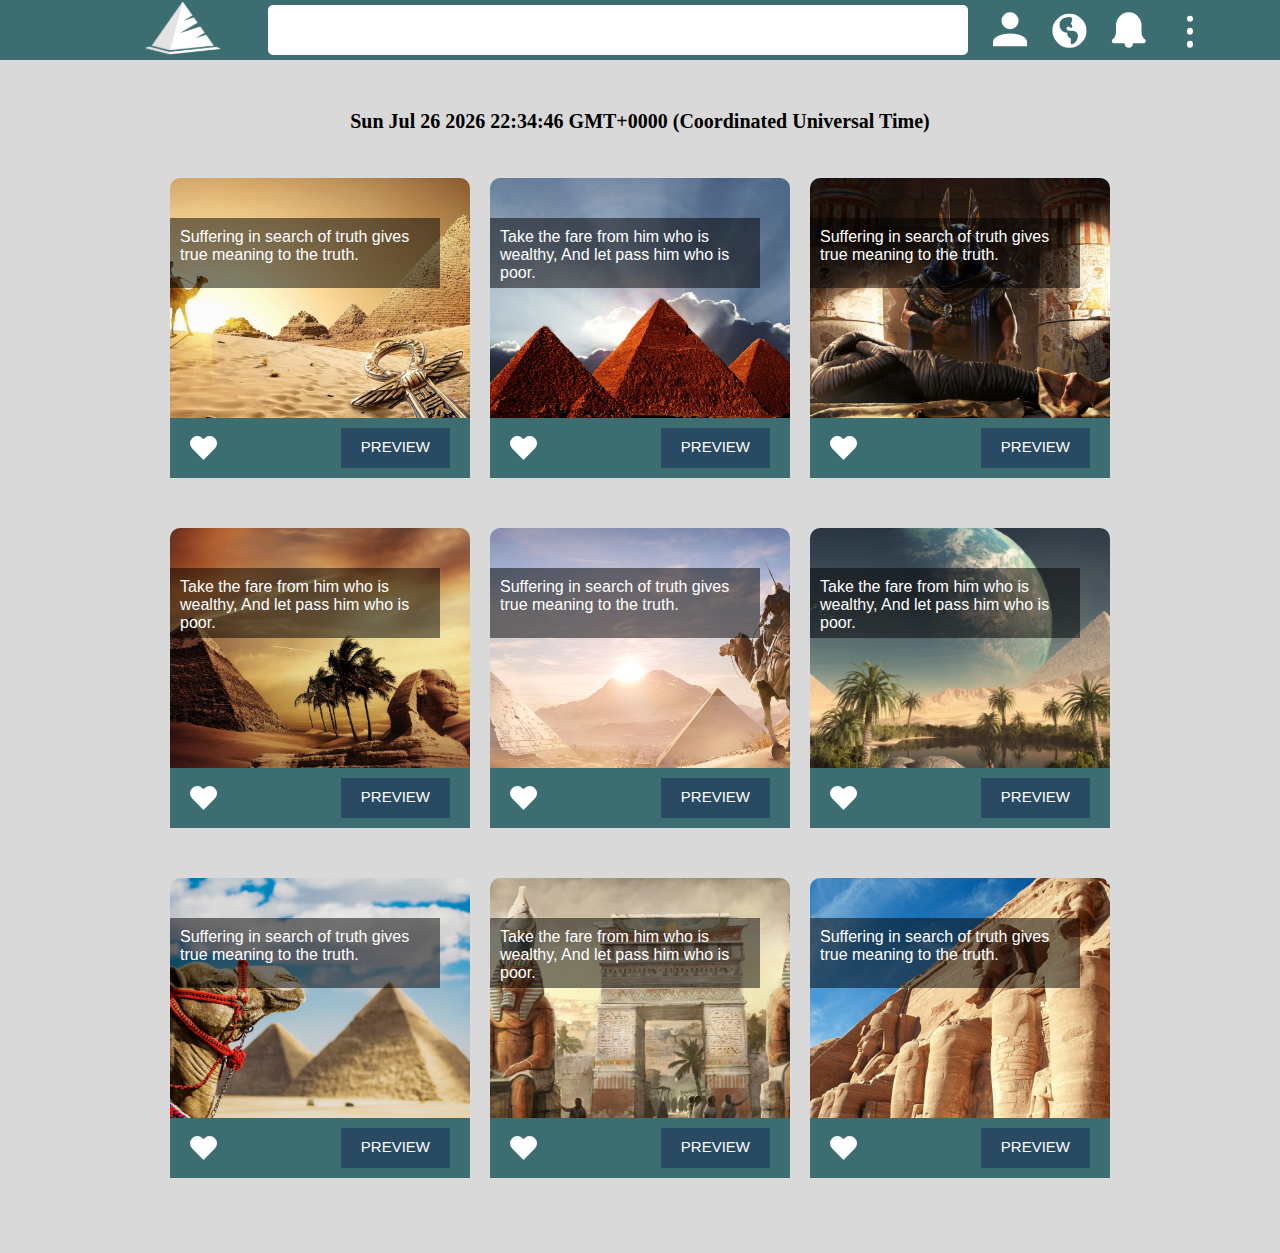
<file: index.html>
<html lang="en">

<head>
    <meta charset="UTF-8">
    <meta http-equiv="X-UA-Compatible" content="IE=edge">
    <meta name="viewport" content="width=device-width, initial-scale=1.0">
    <link rel="stylesheet" href="style.css">
    <title>Document</title>
</head>

<body style="margin: 0; background-color: #D9D9D9">
    <nav style="background-color: #3C6E71;">
        <div class="nav-container">
            <div>
                <ul class="list">
                    <li style="padding: 5px"><img style="margin-left: -100px;" width="150" height="150" src="logo.svg"></li>
                    <li style="padding: 5px"><input style="border-radius: 5px; border-style: none; width: 700px; height: 50px;"></li>
                </ul>
            </div>
            <div style="justify-content: flex-end;">
                <img width="200" height="200" src="icons.svg " style="padding: 20px;">
            </div>
        </div>
    </nav>

    <div class="container">
        <p id="date" style="text-align: center;font-size: 20px;font-weight: bolder;"></p>
        <div class="gallery">
            <div class="image">
                <a href=""><img src="1.jpg" alt=""></a>
                <div class="desc">
                    <p>
                        Suffering in search of truth gives true meaning to the truth.
                    </p>
                </div>
                <div class="preview">
                    <div class="heart">
                        <img src="\Heart.svg" alt="">
                    </div>
                    <div class="button"><a href="1.html">PREVIEW</a></div>
                </div>
            </div>
            <div class="image">
                <a href=""><img src="2.jpg" alt=""></a>
                <div class="desc">
                    <p>
                        Take the fare from him who is wealthy, And let pass him who is poor.
                    </p>
                </div>
                <div class="preview">
                    <div class="heart">
                        <img src="\Heart.svg" alt="">
                    </div>
                    <div class="button"><a href="2.html">PREVIEW</a></div>
                </div>
            </div>
            <div class="image">
                <a href=""><img src="3.jpg" alt=""></a>
                <div class="desc">
                    <p>
                        Suffering in search of truth gives true meaning to the truth.
                    </p>
                </div>
                <div class="preview">
                    <div class="heart">
                        <img src="\Heart.svg" alt="">
                    </div>
                    <div class="button"><a href="3.html">PREVIEW</a></div>
                </div>
            </div>
            <div class="image">
                <a href=""><img src="4.jpg" alt=""></a>
                <div class="desc">
                    <p>
                        Take the fare from him who is wealthy, And let pass him who is poor.
                    </p>
                </div>
                <div class="preview">
                    <div class="heart">
                        <img src="\Heart.svg" alt="">
                    </div>
                    <div class="button"><a href="1.html">PREVIEW</a></div>
                </div>
            </div>
            <div class="image">
                <a href=""><img src="5.jpg" alt=""></a>
                <div class="desc">
                    <p>
                        Suffering in search of truth gives true meaning to the truth.
                    </p>
                </div>
                <div class="preview">
                    <div class="heart">
                        <img src="\Heart.svg" alt="">
                    </div>
                    <div class="button"><a href="1.html">PREVIEW</a></div>
                </div>
            </div>
            <div class="image">
                <a href=""><img src="6.jpg" alt=""></a>
                <div class="desc">
                    <p>
                        Take the fare from him who is wealthy, And let pass him who is poor.
                    </p>
                </div>
                <div class="preview">
                    <div class="heart">
                        <img src="\Heart.svg" alt="">
                    </div>
                    <div class="button"><a href="1.html">PREVIEW</a></div>
                </div>
            </div>
            <div class="image">
                <a href=""><img src="7.jpg" alt=""></a>
                <div class="desc">
                    <p>
                        Suffering in search of truth gives true meaning to the truth.
                    </p>
                </div>
                <div class="preview">
                    <div class="heart">
                        <img src="\Heart.svg" alt="">
                    </div>
                    <div class="button"><a href="1.html">PREVIEW</a></div>
                </div>
            </div>
            <div class="image">
                <a href=""><img src="8.jpg" alt=""></a>
                <div class="desc">
                    <p>
                        Take the fare from him who is wealthy, And let pass him who is poor.
                    </p>
                </div>
                <div class="preview">
                    <div class="heart">
                        <img src="\Heart.svg" alt="">
                    </div>
                    <div class="button"><a href="1.html">PREVIEW</a></div>
                </div>
            </div>
            <div class="image">
                <a href=""><img src="9.jpg" alt=""></a>
                <div class="desc">
                    <p>
                        Suffering in search of truth gives true meaning to the truth.
                    </p>
                </div>
                <div class="preview">
                    <div class="heart">
                        <img src="\Heart.svg" alt="">
                    </div>
                    <div class="button"><a href="1.html">PREVIEW</a></div>
                </div>
            </div>
        </div>


    </div>
    <script src="main.js">
    </script>
</body>

</html>
</file>
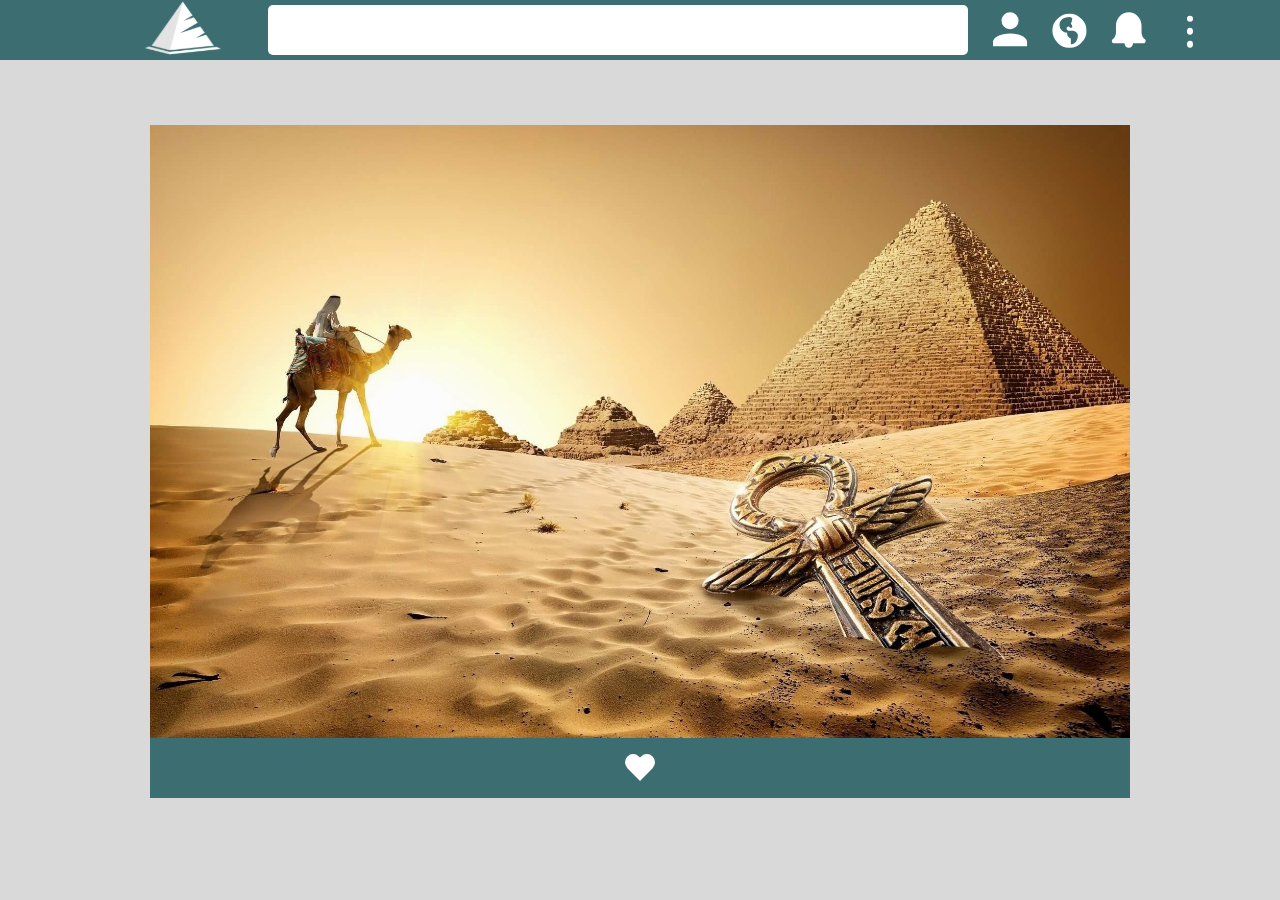
<file: 1.html>
<html lang="en">
<head>
    <meta charset="UTF-8">
    <meta http-equiv="X-UA-Compatible" content="IE=edge">
    <meta name="viewport" content="width=device-width, initial-scale=1.0">
    <link rel="stylesheet" href="styleimage.css">
    <title>Document</title>
</head>
<body style="margin: 0; background-color: #D9D9D9">
    <nav style="background-color: #3C6E71;">
        <div class="nav-container">
            <div>
                <ul style="display:flex; justify-content:flex-start; list-style:none;align-items:center">
                    <a href="index.html"><li style="padding: 5px"><img style="margin-left: -100px;" width="150" height="150" src="logo.svg" ></li></a>
                    <li style="padding: 5px"><input style="border-radius: 5px; border-style: none; width: 700px; height: 50px;"></li>                   
                </ul>
            </div>
            <div style="justify-content: flex-end;">
                <img width="200" height="200" src="icons.svg " style="padding: 20px;">
            </div>
        </div>
    </nav>
    <div class="container">
        <div class="gallery">
            <div class="image">
                <img src="1.jpg" alt="">
                <div class="preview">
                    <img style="width: 30px;" src="Heart.svg" alt="">
                </div>
            </div>
        </div>


    </div>
</body>
</html>
</file>
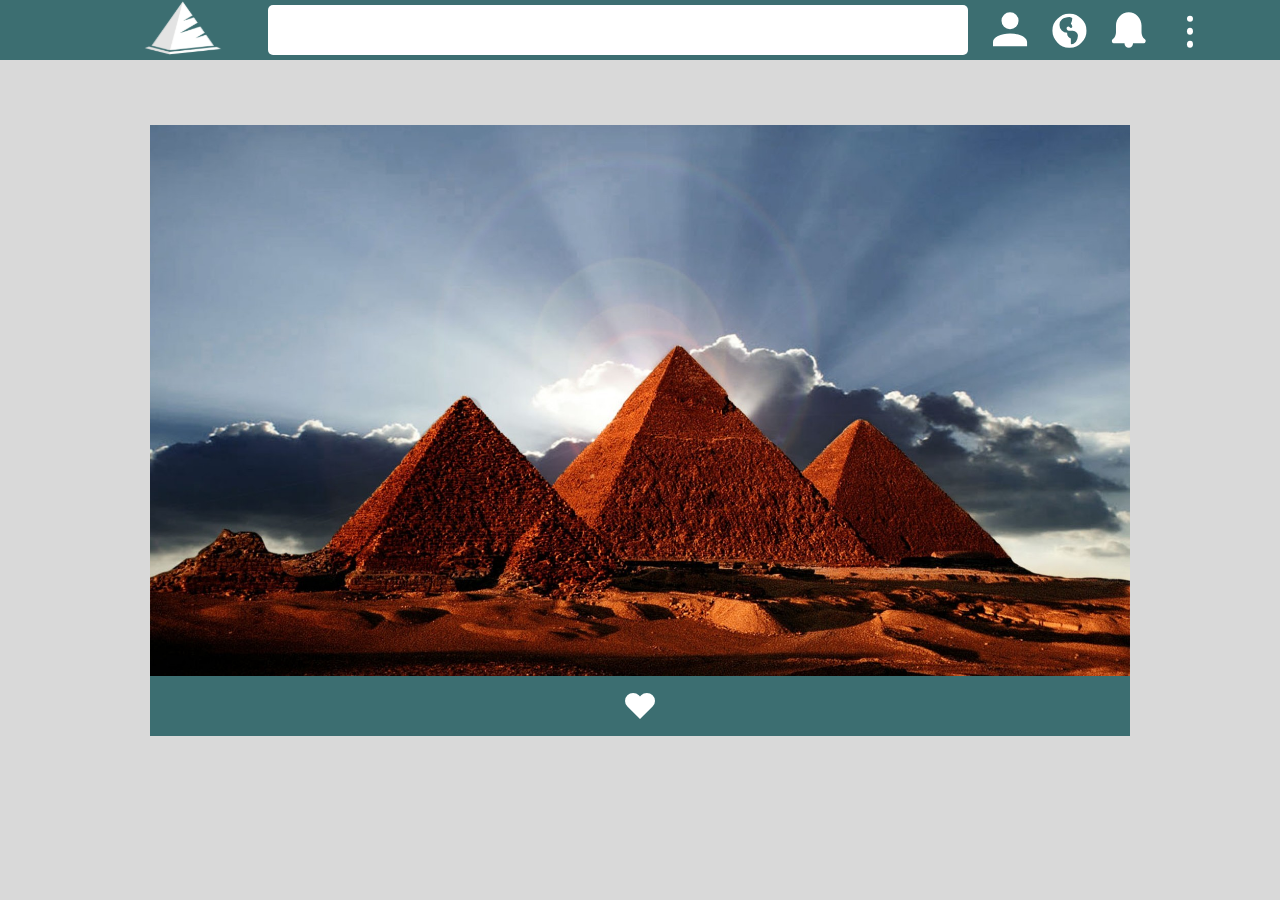
<file: 2.html>
<html lang="en">
<head>
    <meta charset="UTF-8">
    <meta http-equiv="X-UA-Compatible" content="IE=edge">
    <meta name="viewport" content="width=device-width, initial-scale=1.0">
    <link rel="stylesheet" href="styleimage.css">
    <title>Document</title>
</head>
<body style="margin: 0; background-color: #D9D9D9">
    <nav style="background-color: #3C6E71;">
        <div class="nav-container">
            <div>
                <ul style="display:flex; justify-content:flex-start; list-style:none;align-items:center">
                    <a href="index.html"><li style="padding: 5px"><img style="margin-left: -100px;" width="150" height="150" src="logo.svg" ></li></a>
                    <li style="padding: 5px"><input style="border-radius: 5px; border-style: none; width: 700px; height: 50px;"></li>                   
                </ul>
            </div>
            <div style="justify-content: flex-end;">
                <img width="200" height="200" src="icons.svg " style="padding: 20px;">
            </div>
        </div>
    </nav>
    <div class="container">
        <div class="gallery">
            <div class="image">
                <img src="2.jpg" alt="">
                <div class="preview">
                    <img style="width: 30px;" src="Heart.svg" alt="">
                </div>
            </div>
        </div>


    </div>
</body>
</html>
</file>
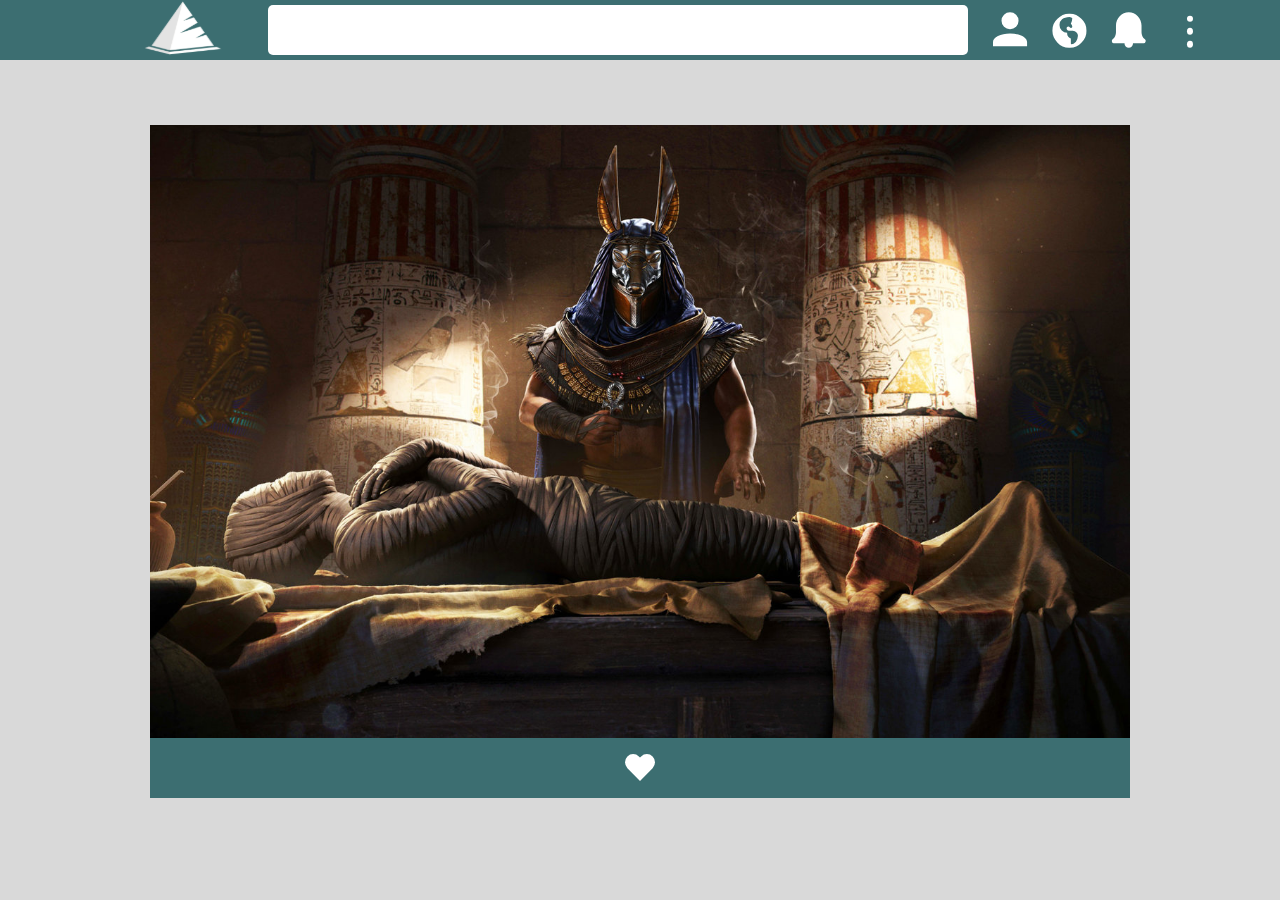
<file: 3.html>
<html lang="en">
<head>
    <meta charset="UTF-8">
    <meta http-equiv="X-UA-Compatible" content="IE=edge">
    <meta name="viewport" content="width=device-width, initial-scale=1.0">
    <link rel="stylesheet" href="styleimage.css">
    <title>Document</title>
</head>
<body style="margin: 0; background-color: #D9D9D9">
    <nav style="background-color: #3C6E71;">
        <div class="nav-container">
            <div>
                <ul style="display:flex; justify-content:flex-start; list-style:none;align-items:center">
                    <a href="index.html"><li style="padding: 5px"><img style="margin-left: -100px;" width="150" height="150" src="logo.svg" ></li></a>
                    <li style="padding: 5px"><input style="border-radius: 5px; border-style: none; width: 700px; height: 50px;"></li>                   
                </ul>
            </div>
            <div style="justify-content: flex-end;">
                <img width="200" height="200" src="icons.svg " style="padding: 20px;">
            </div>
        </div>
    </nav>
    <div class="container">
        <div class="gallery">
            <div class="image">
                <img src="3.jpg" alt="">
                <div class="preview">
                    <img style="width: 30px;" src="Heart.svg" alt="">
                </div>
            </div>
        </div>


    </div>
</body>
</html>
</file>
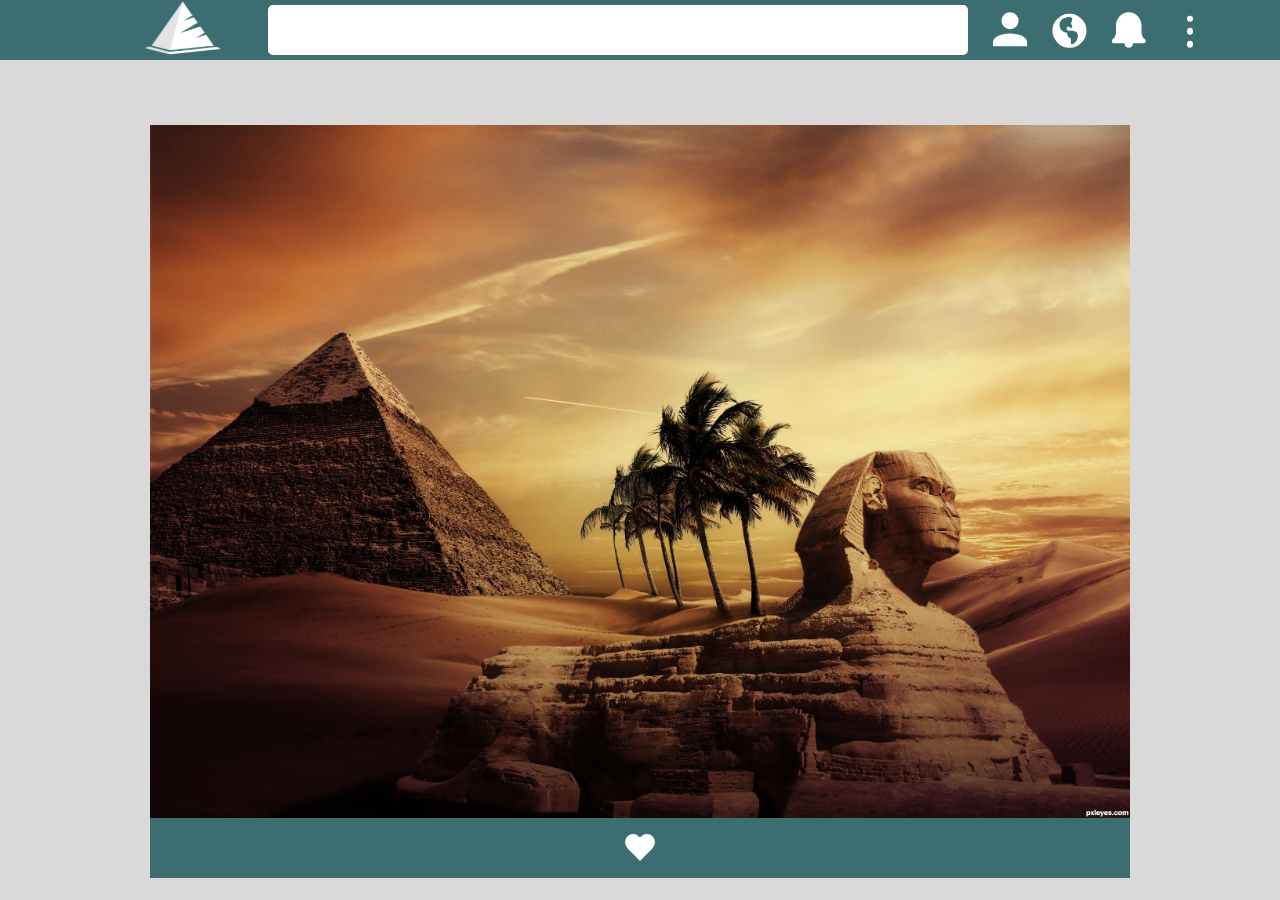
<file: 4.html>
<html lang="en">
<head>
    <meta charset="UTF-8">
    <meta http-equiv="X-UA-Compatible" content="IE=edge">
    <meta name="viewport" content="width=device-width, initial-scale=1.0">
    <link rel="stylesheet" href="styleimage.css">
    <title>Document</title>
</head>
<body style="margin: 0; background-color: #D9D9D9">
    <nav style="background-color: #3C6E71;">
        <div class="nav-container">
            <div>
                <ul style="display:flex; justify-content:flex-start; list-style:none;align-items:center">
                    <a href="index.html"><li style="padding: 5px"><img style="margin-left: -100px;" width="150" height="150" src="logo.svg" ></li></a>
                    <li style="padding: 5px"><input style="border-radius: 5px; border-style: none; width: 700px; height: 50px;"></li>                   
                </ul>
            </div>
            <div style="justify-content: flex-end;">
                <img width="200" height="200" src="icons.svg " style="padding: 20px;">
            </div>
        </div>
    </nav>
    <div class="container">
        <div class="gallery">
            <div class="image">
                <img src="4.jpg" alt="">
                <div class="preview">
                    <img style="width: 30px;" src="Heart.svg" alt="">
                </div>
            </div>
        </div>


    </div>
</body>
</html>
</file>
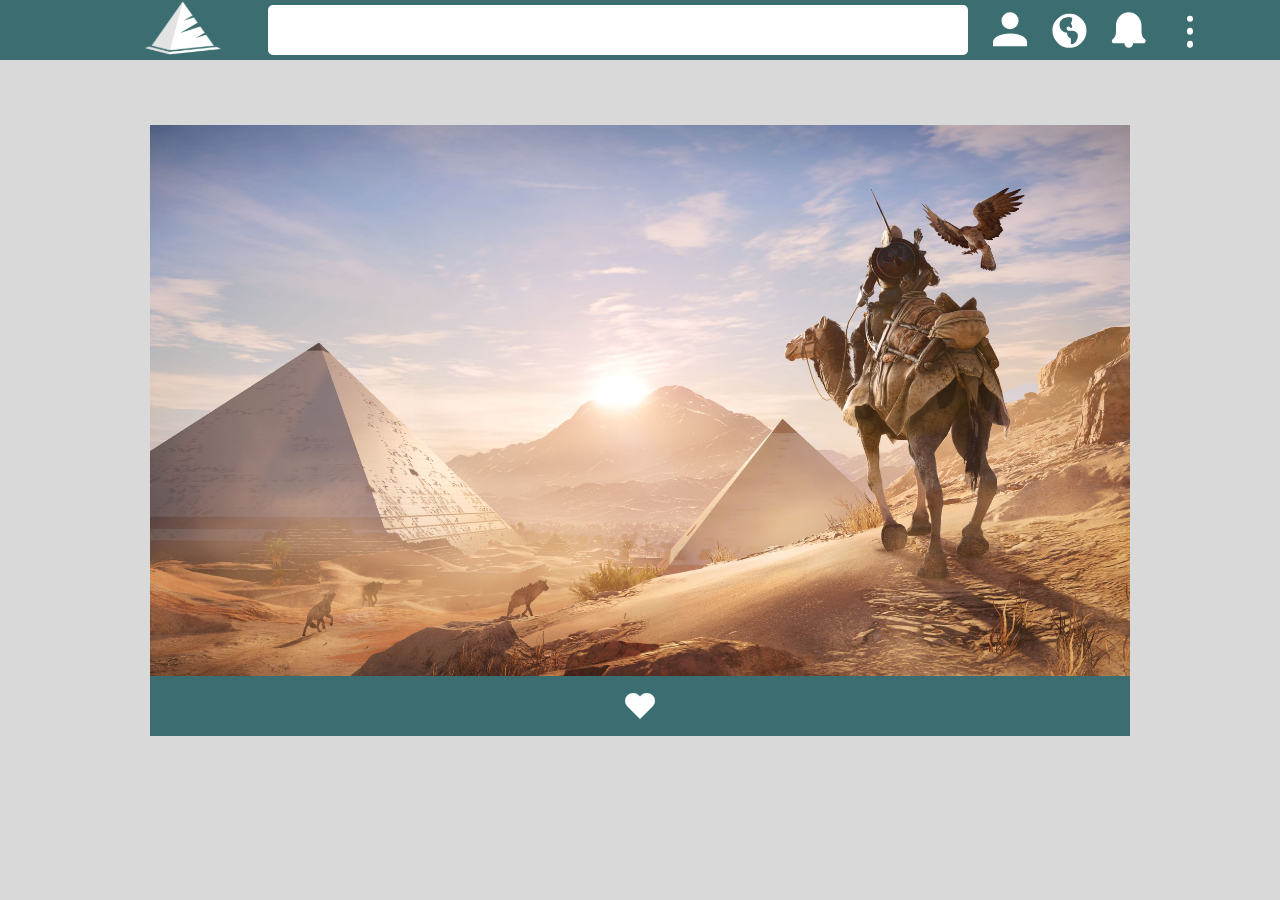
<file: 5.html>
<html lang="en">
<head>
    <meta charset="UTF-8">
    <meta http-equiv="X-UA-Compatible" content="IE=edge">
    <meta name="viewport" content="width=device-width, initial-scale=1.0">
    <link rel="stylesheet" href="styleimage.css">
    <title>Document</title>
</head>
<body style="margin: 0; background-color: #D9D9D9">
    <nav style="background-color: #3C6E71;">
        <div class="nav-container">
            <div>
                <ul style="display:flex; justify-content:flex-start; list-style:none;align-items:center">
                    <a href="index.html"><li style="padding: 5px"><img style="margin-left: -100px;" width="150" height="150" src="logo.svg" ></li></a>
                    <li style="padding: 5px"><input style="border-radius: 5px; border-style: none; width: 700px; height: 50px;"></li>                   
                </ul>
            </div>
            <div style="justify-content: flex-end;">
                <img width="200" height="200" src="icons.svg " style="padding: 20px;">
            </div>
        </div>
    </nav>
    <div class="container">
        <div class="gallery">
            <div class="image">
                <img src="5.jpg" alt="">
                <div class="preview">
                    <img style="width: 30px;" src="Heart.svg" alt="">
                </div>
            </div>
        </div>


    </div>
</body>
</html>
</file>
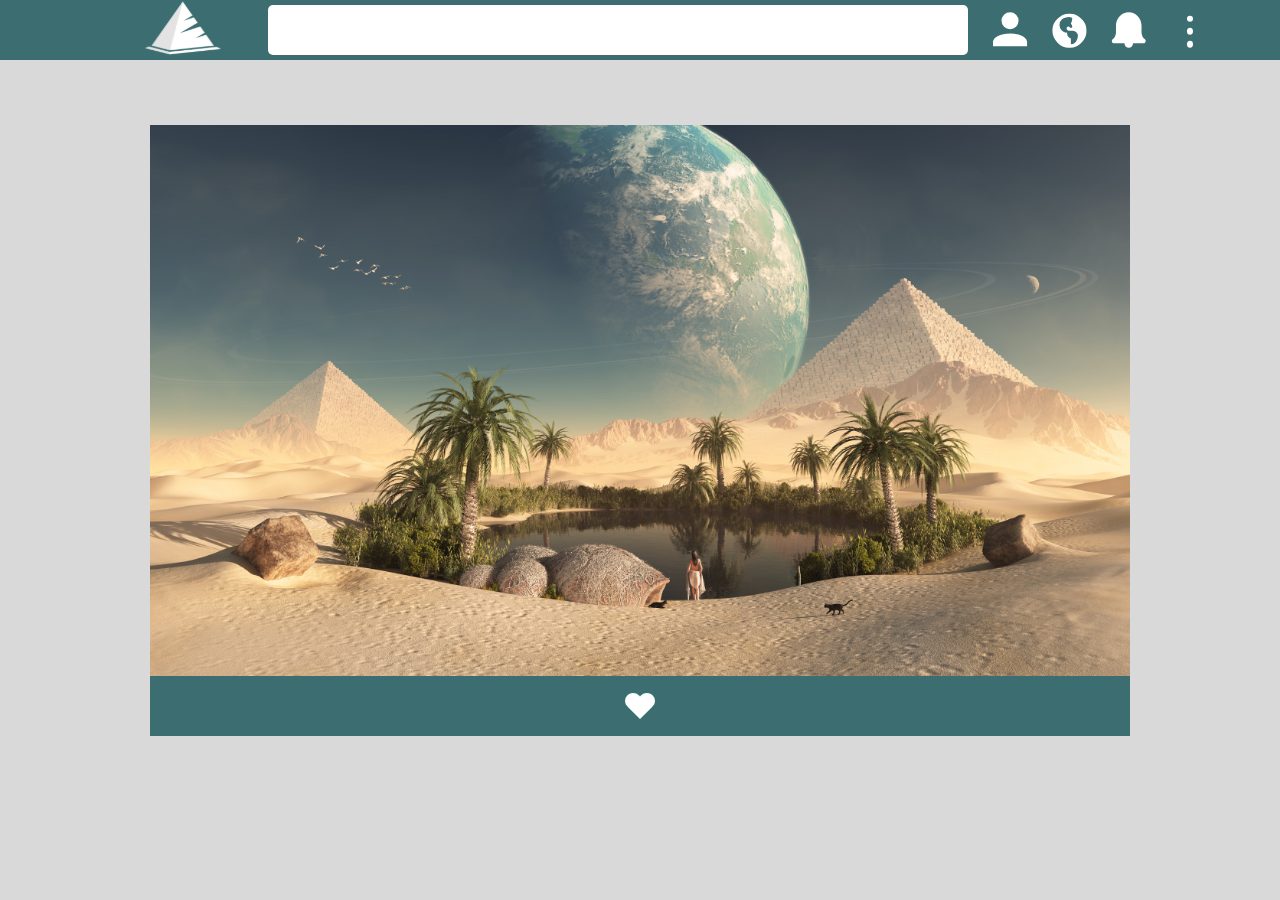
<file: 6.html>
<html lang="en">
<head>
    <meta charset="UTF-8">
    <meta http-equiv="X-UA-Compatible" content="IE=edge">
    <meta name="viewport" content="width=device-width, initial-scale=1.0">
    <link rel="stylesheet" href="styleimage.css">
    <title>Document</title>
</head>
<body style="margin: 0; background-color: #D9D9D9">
    <nav style="background-color: #3C6E71;">
        <div class="nav-container">
            <div>
                <ul style="display:flex; justify-content:flex-start; list-style:none;align-items:center">
                    <a href="index.html"><li style="padding: 5px"><img style="margin-left: -100px;" width="150" height="150" src="logo.svg" ></li></a>
                    <li style="padding: 5px"><input style="border-radius: 5px; border-style: none; width: 700px; height: 50px;"></li>                   
                </ul>
            </div>
            <div style="justify-content: flex-end;">
                <img width="200" height="200" src="icons.svg " style="padding: 20px;">
            </div>
        </div>
    </nav>
    <div class="container">
        <div class="gallery">
            <div class="image">
                <img src="6.jpg" alt="">
                <div class="preview">
                    <img style="width: 30px;" src="Heart.svg" alt="">
                </div>
            </div>
        </div>


    </div>
</body>
</html>
</file>
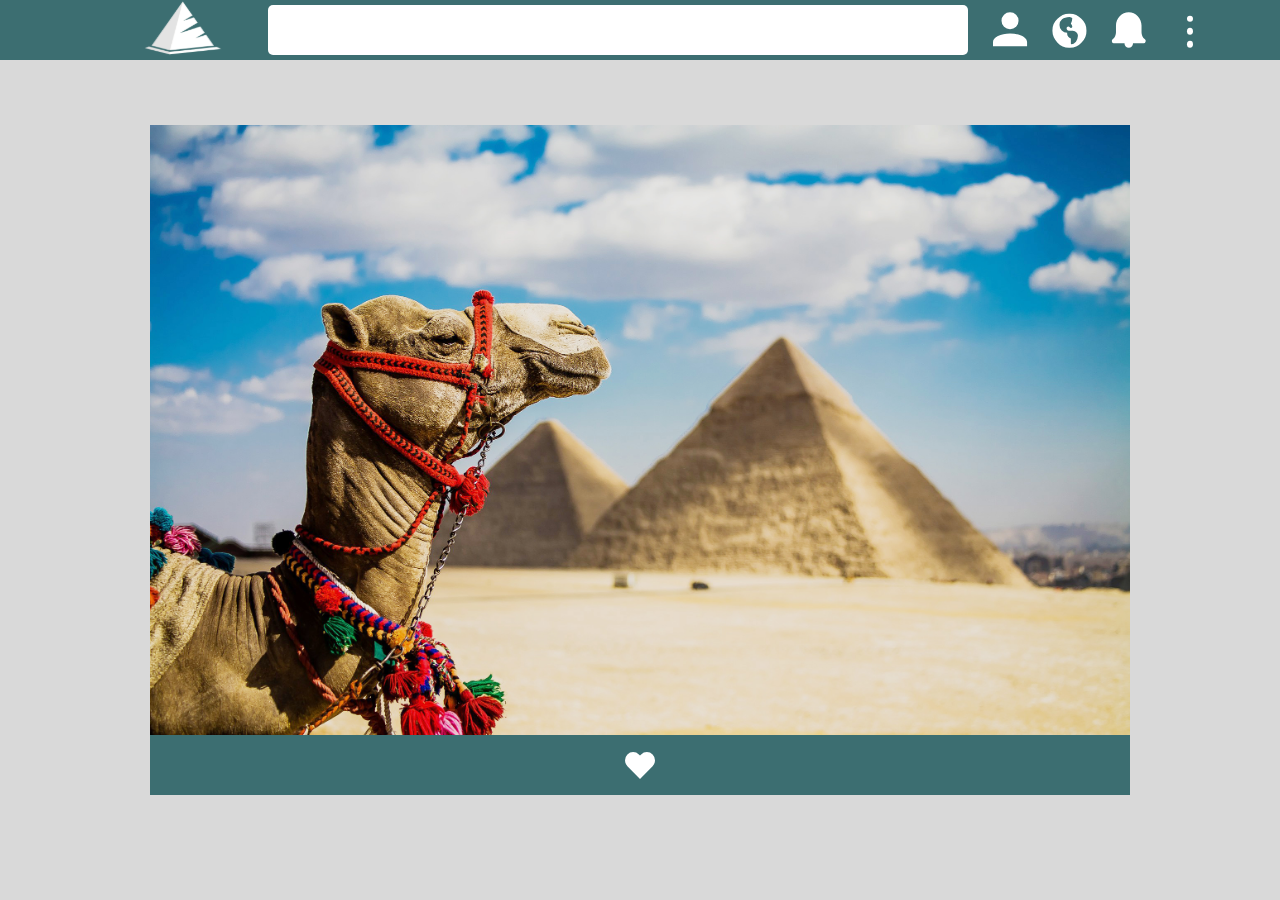
<file: 7.html>
<html lang="en">
<head>
    <meta charset="UTF-8">
    <meta http-equiv="X-UA-Compatible" content="IE=edge">
    <meta name="viewport" content="width=device-width, initial-scale=1.0">
    <link rel="stylesheet" href="styleimage.css">
    <title>Document</title>
</head>
<body style="margin: 0; background-color: #D9D9D9">
    <nav style="background-color: #3C6E71;">
        <div class="nav-container">
            <div>
                <ul style="display:flex; justify-content:flex-start; list-style:none;align-items:center">
                    <a href="index.html"><li style="padding: 5px"><img style="margin-left: -100px;" width="150" height="150" src="logo.svg" ></li></a>
                    <li style="padding: 5px"><input style="border-radius: 5px; border-style: none; width: 700px; height: 50px;"></li>                   
                </ul>
            </div>
            <div style="justify-content: flex-end;">
                <img width="200" height="200" src="icons.svg " style="padding: 20px;">
            </div>
        </div>
    </nav>
    <div class="container">
        <div class="gallery">
            <div class="image">
                <img src="7.jpg" alt="">
                <div class="preview">
                    <img style="width: 30px;" src="Heart.svg" alt="">
                </div>
            </div>
        </div>


    </div>
</body>
</html>
</file>
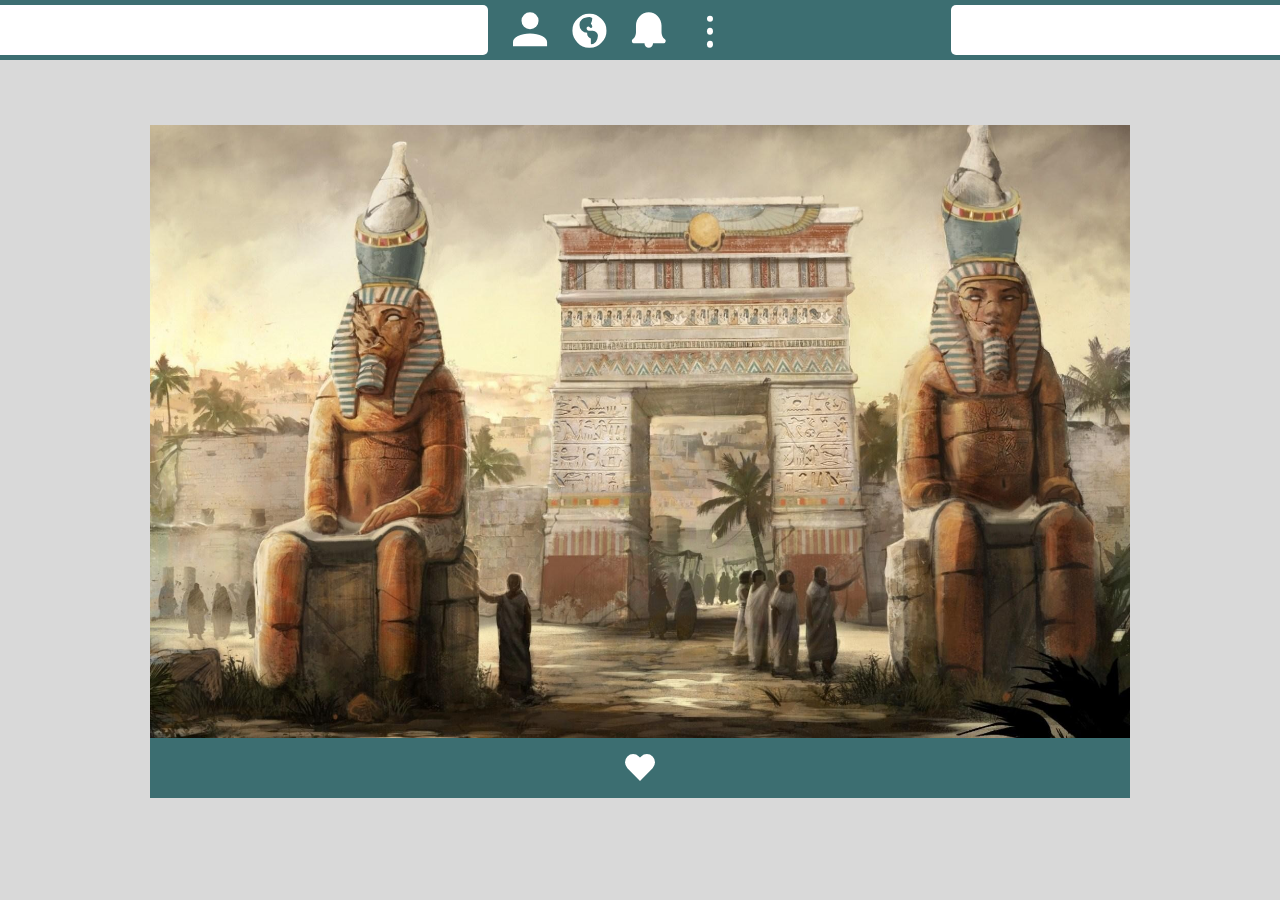
<file: 8.html>
<html lang="en">
<head>
    <meta charset="UTF-8">
    <meta http-equiv="X-UA-Compatible" content="IE=edge">
    <meta name="viewport" content="width=device-width, initial-scale=1.0">
    <link rel="stylesheet" href="styleimage.css">
    <title>Document</title>
</head>
<body style="margin: 0; background-color: #D9D9D9">
    <nav style="background-color: #3C6E71;">
        <div class="nav-container">
            <div>
                <ul style="display:flex; justify-content:flex-start; list-style:none;align-items:center">
                    <html lang="en">
<head>
    <meta charset="UTF-8">
    <meta http-equiv="X-UA-Compatible" content="IE=edge">
    <meta name="viewport" content="width=device-width, initial-scale=1.0">
    <link rel="stylesheet" href="styleimage.css">
    <title>Document</title>
</head>
<body style="margin: 0; background-color: #D9D9D9">
    <nav style="background-color: #3C6E71;">
        <div class="nav-container">
            <div>
                <ul style="display:flex; justify-content:flex-start; list-style:none;align-items:center">
                    <a href="index.html"><li style="padding: 5px"><img style="margin-left: -100px;" width="150" height="150" src="logo.svg" ></li></a>
                    <li style="padding: 5px"><input style="border-radius: 5px; border-style: none; width: 700px; height: 50px;"></li>                   
                </ul>
            </div>
            <div style="justify-content: flex-end;">
                <img width="200" height="200" src="icons.svg " style="padding: 20px;">
            </div>
        </div>
    </nav>
    <div class="container">
        <div class="gallery">
            <div class="image">
                <img src="6.jpg" alt="">
                <div class="preview">
                    <img style="width: 30px;" src="Heart.svg" alt="">
                </div>
            </div>
        </div>


    </div>
</body>
</html>
                    <li style="padding: 5px"><input style="border-radius: 5px; border-style: none; width: 700px; height: 50px;"></li>                   
                </ul>
            </div>
            <div style="justify-content: flex-end;">
                <img width="200" height="200" src="icons.svg " style="padding: 20px;">
            </div>
        </div>
    </nav>
    <div class="container">
        <div class="gallery">
            <div class="image">
                <img src="8.jpg" alt="">
                <div class="preview">
                    <img style="width: 30px;" src="Heart.svg" alt="">
                </div>
            </div>
        </div>


    </div>
</body>
</html>
</file>
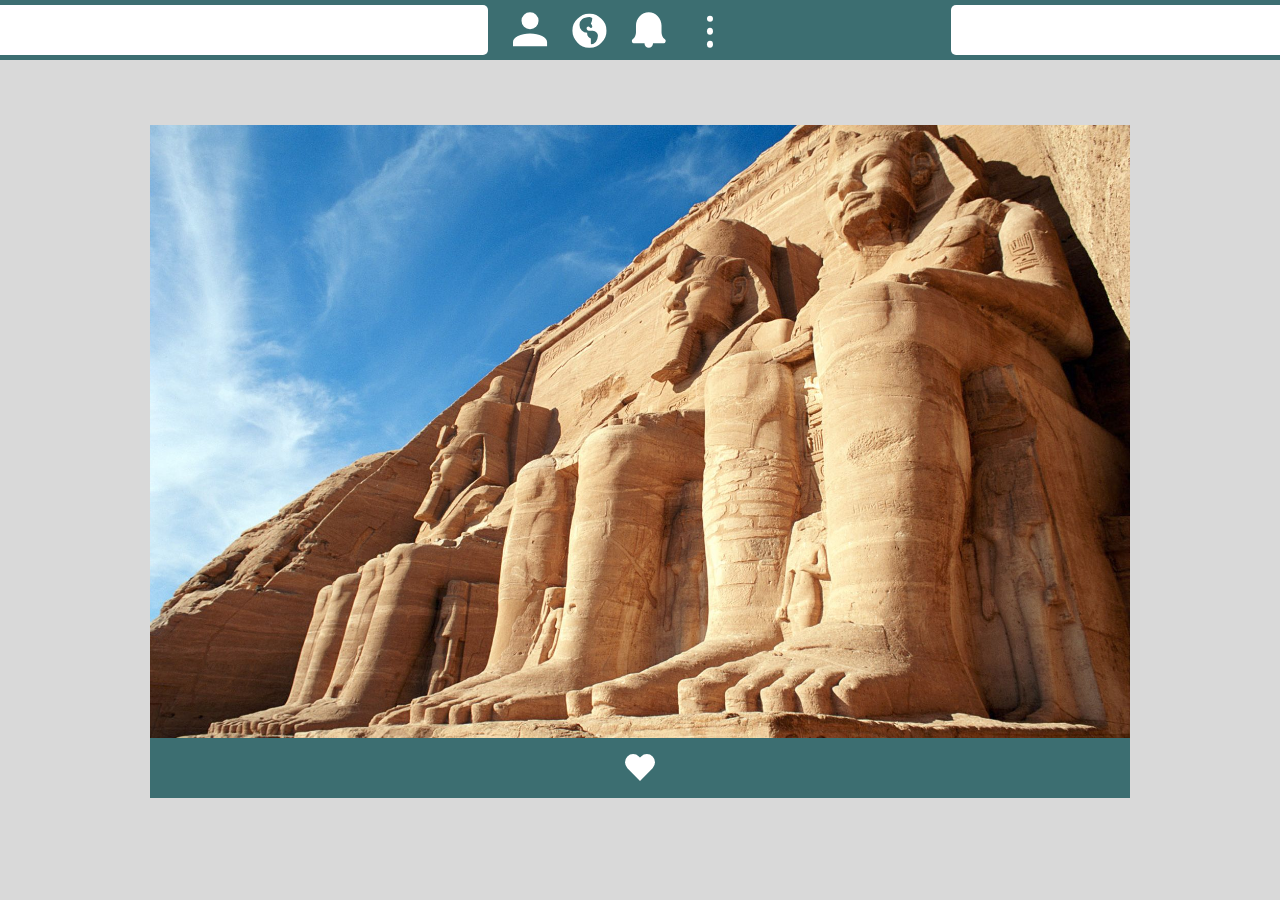
<file: 9.html>
<html lang="en">
<head>
    <meta charset="UTF-8">
    <meta http-equiv="X-UA-Compatible" content="IE=edge">
    <meta name="viewport" content="width=device-width, initial-scale=1.0">
    <link rel="stylesheet" href="styleimage.css">
    <title>Document</title>
</head>
<body style="margin: 0; background-color: #D9D9D9">
    <nav style="background-color: #3C6E71;">
        <div class="nav-container">
            <div>
                <ul style="display:flex; justify-content:flex-start; list-style:none;align-items:center">
                    <html lang="en">
<head>
    <meta charset="UTF-8">
    <meta http-equiv="X-UA-Compatible" content="IE=edge">
    <meta name="viewport" content="width=device-width, initial-scale=1.0">
    <link rel="stylesheet" href="styleimage.css">
    <title>Document</title>
</head>
<body style="margin: 0; background-color: #D9D9D9">
    <nav style="background-color: #3C6E71;">
        <div class="nav-container">
            <div>
                <ul style="display:flex; justify-content:flex-start; list-style:none;align-items:center">
                    <a href="index.html"><li style="padding: 5px"><img style="margin-left: -100px;" width="150" height="150" src="logo.svg" ></li></a>
                    <li style="padding: 5px"><input style="border-radius: 5px; border-style: none; width: 700px; height: 50px;"></li>                   
                </ul>
            </div>
            <div style="justify-content: flex-end;">
                <img width="200" height="200" src="icons.svg " style="padding: 20px;">
            </div>
        </div>
    </nav>
    <div class="container">
        <div class="gallery">
            <div class="image">
                <img src="6.jpg" alt="">
                <div class="preview">
                    <img style="width: 30px;" src="Heart.svg" alt="">
                </div>
            </div>
        </div>


    </div>
</body>
</html>
                    <li style="padding: 5px"><input style="border-radius: 5px; border-style: none; width: 700px; height: 50px;"></li>                   
                </ul>
            </div>
            <div style="justify-content: flex-end;">
                <img width="200" height="200" src="icons.svg " style="padding: 20px;">
            </div>
        </div>
    </nav>
    <div class="container">
        <div class="gallery">
            <div class="image">
                <img src="9.jpg" alt="">
                <div class="preview">
                    <img style="width: 30px;" src="Heart.svg" alt="">
                </div>
            </div>
        </div>


    </div>
</body>
</html>
</file>
<file: style.css>
.nav-container{
        display: flex; 
        width: 1366px; 
        height: 50px; 
        margin: auto;
        flex-direction: row;
        flex-wrap: nowrap;
        justify-content: center;
        align-items: center;
        align-content: center;
        padding: 5px;
}

.list {
        display:flex; 
        justify-content:flex-start; 
        list-style:none;
        align-items:center;
}

input{
        outline: none;
        padding-left: 20px;
}

.container{
        max-width: 1000px;
        margin: 50px auto;
}

.gallery{
        display: flex;
        flex-wrap: wrap;
        justify-content: center;
}

.image{
        width: 30%;
        height: 300px;
        margin: 25px 10px;
        overflow: hidden;
}

.image a img{
        width: 100%;
        height: 100%;
        object-fit: cover;
        transition: 1s;
        border-radius: 10px;
        
}

.image:hover a img{
        filter: grayscale(100%);
        transform: scale(1.075);

}

.desc{
        /* display: inline; */
        position: relative;
        color: white;
        background-color: rgba(0, 0, 0, 0.5);
        z-index: 10;
        height: 70px;
        margin: -260px 60px 0 0;
        width: 90%;
}
.desc p{
        margin: 0;
        padding: 10px;
        font-size: 16px;
        font-weight: lighter;
        font-family:Arial, Helvetica, sans-serif;
}

.desc div {
        width: 100%;
        
}

.preview{
        position: relative;
        height: 60px;
        background-color: #3C6E71;
        width: 100%;
        display: flex;
        justify-content: space-between;
        align-items: center;
        z-index: 15; 
        margin-top: 130px;
}

.button{
        display:flex;
        justify-content: center;
        align-items: center;
        height: 40px;
        margin: 20px;
        background-color: #284B63;
        transition: 0.5s;
}
.button a{
        padding: 20px 20px 0px 20px;
        height: 100%;
        color: white;
        text-decoration: none;
        font-size: 15px;
        font-family: 'Franklin Gothic Medium', 'Arial Narrow', Arial, sans-serif;
}


.heart img{
        margin: auto;
        margin-left: 20px;
}


.button:hover{
        background-color: #0360ca;
}
</file>
<file: styleimage.css>
.nav-container{
    display: flex; 
    width: 1366px; 
    height: 50px; 
    margin: auto;
    flex-direction: row;
    flex-wrap: nowrap;
    justify-content: center;
    align-items: center;
    align-content: center;
    padding: 5px;
}

input{
    outline: none;
    padding-left: 20px;
}

.container{
    max-width: 1000px;
    margin: 50px auto;
}

.gallery{
    display: flex;
    flex-wrap: wrap;
    justify-content: center;
}

.image{
    /* width: 50%; */
    height: 400px;
    margin: 15px 10px;
}

.image img{
    width: 100%;
    object-fit: cover;
}

.preview{
    position: relative;
    height: 60px;
    background-color: #3C6E71;
    width: 100%;
    display: flex;
    justify-content: center;
    align-items: center;
    z-index: 15; 
    margin-top: 0;
}

.button{
    display:flex;
    justify-content: center;
    align-items: center;
    height: 40px;
    margin: 20px;
    background-color: #284B63;
}
.button a{
    padding: 20px 20px 0px 20px;
    height: 100%;
    color: white;
    text-decoration: none;
}

.preview:hover{
    cursor: pointer;
}
</file>
